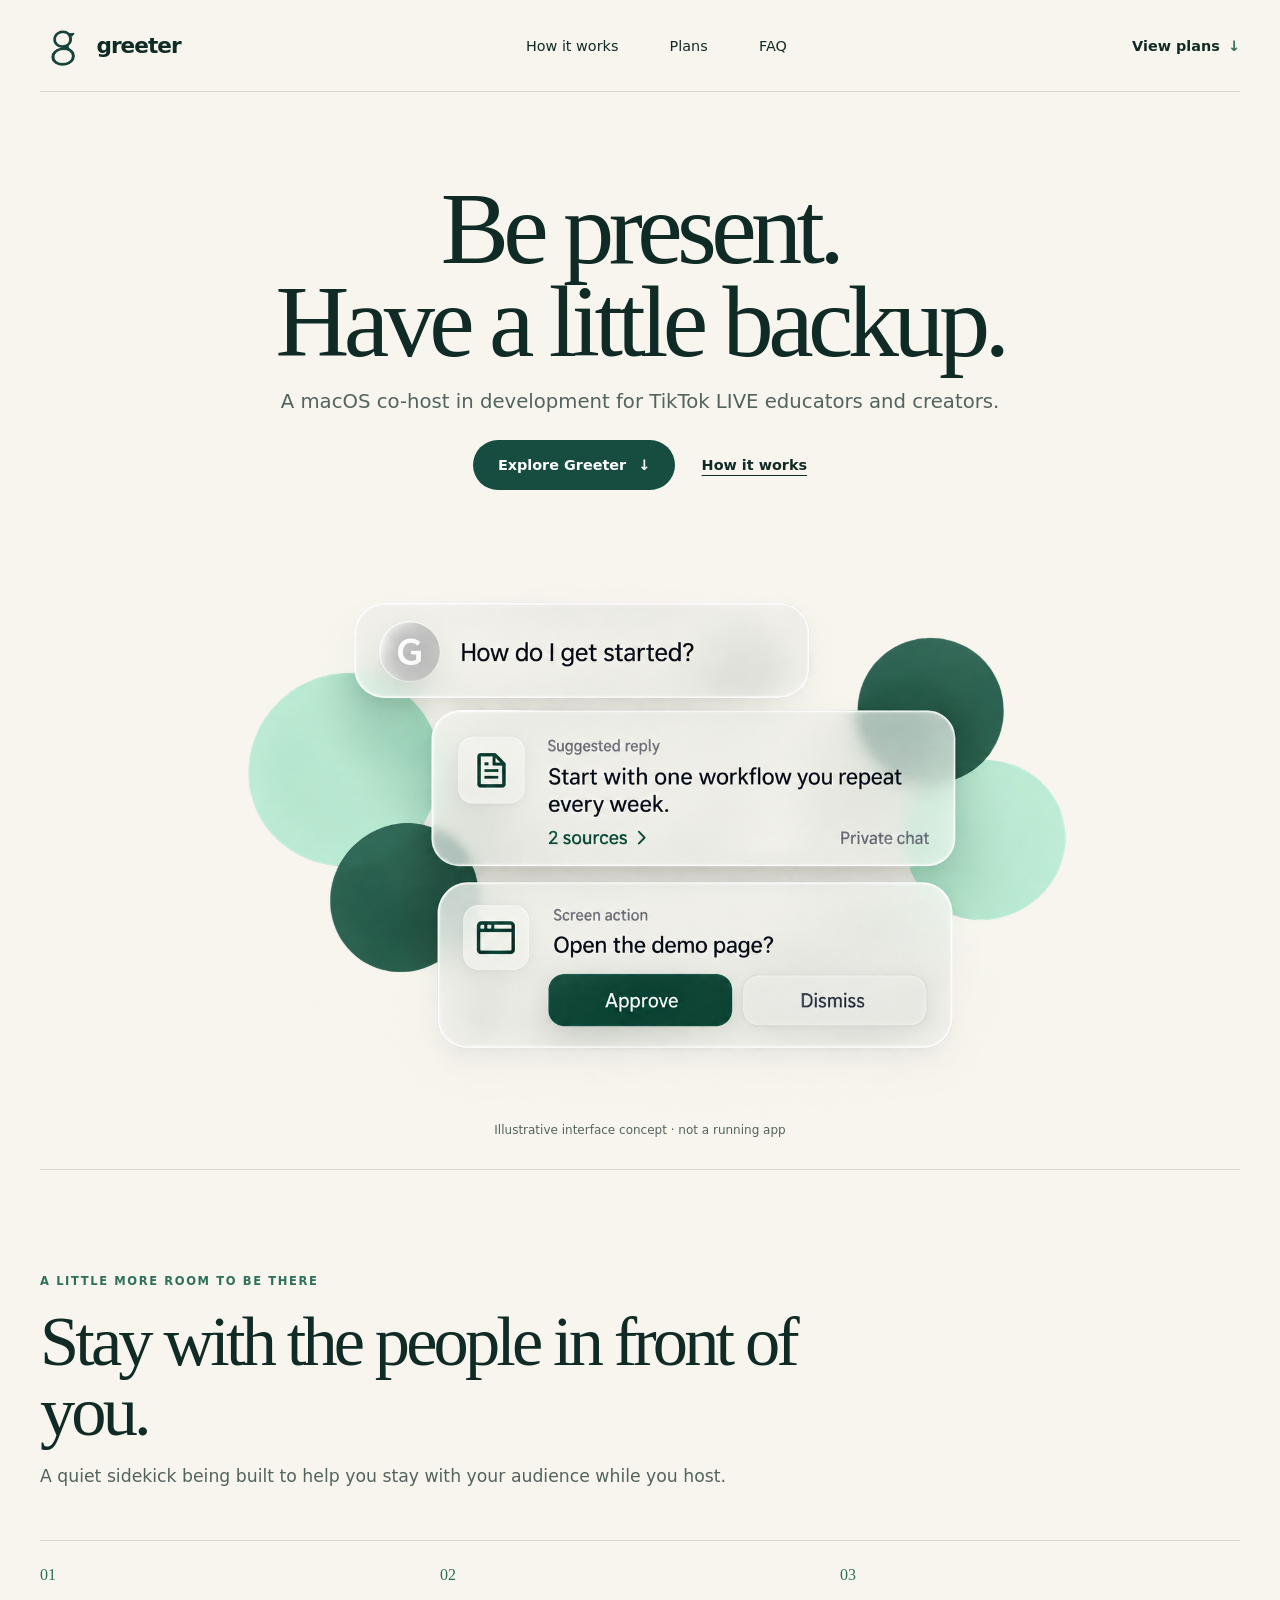
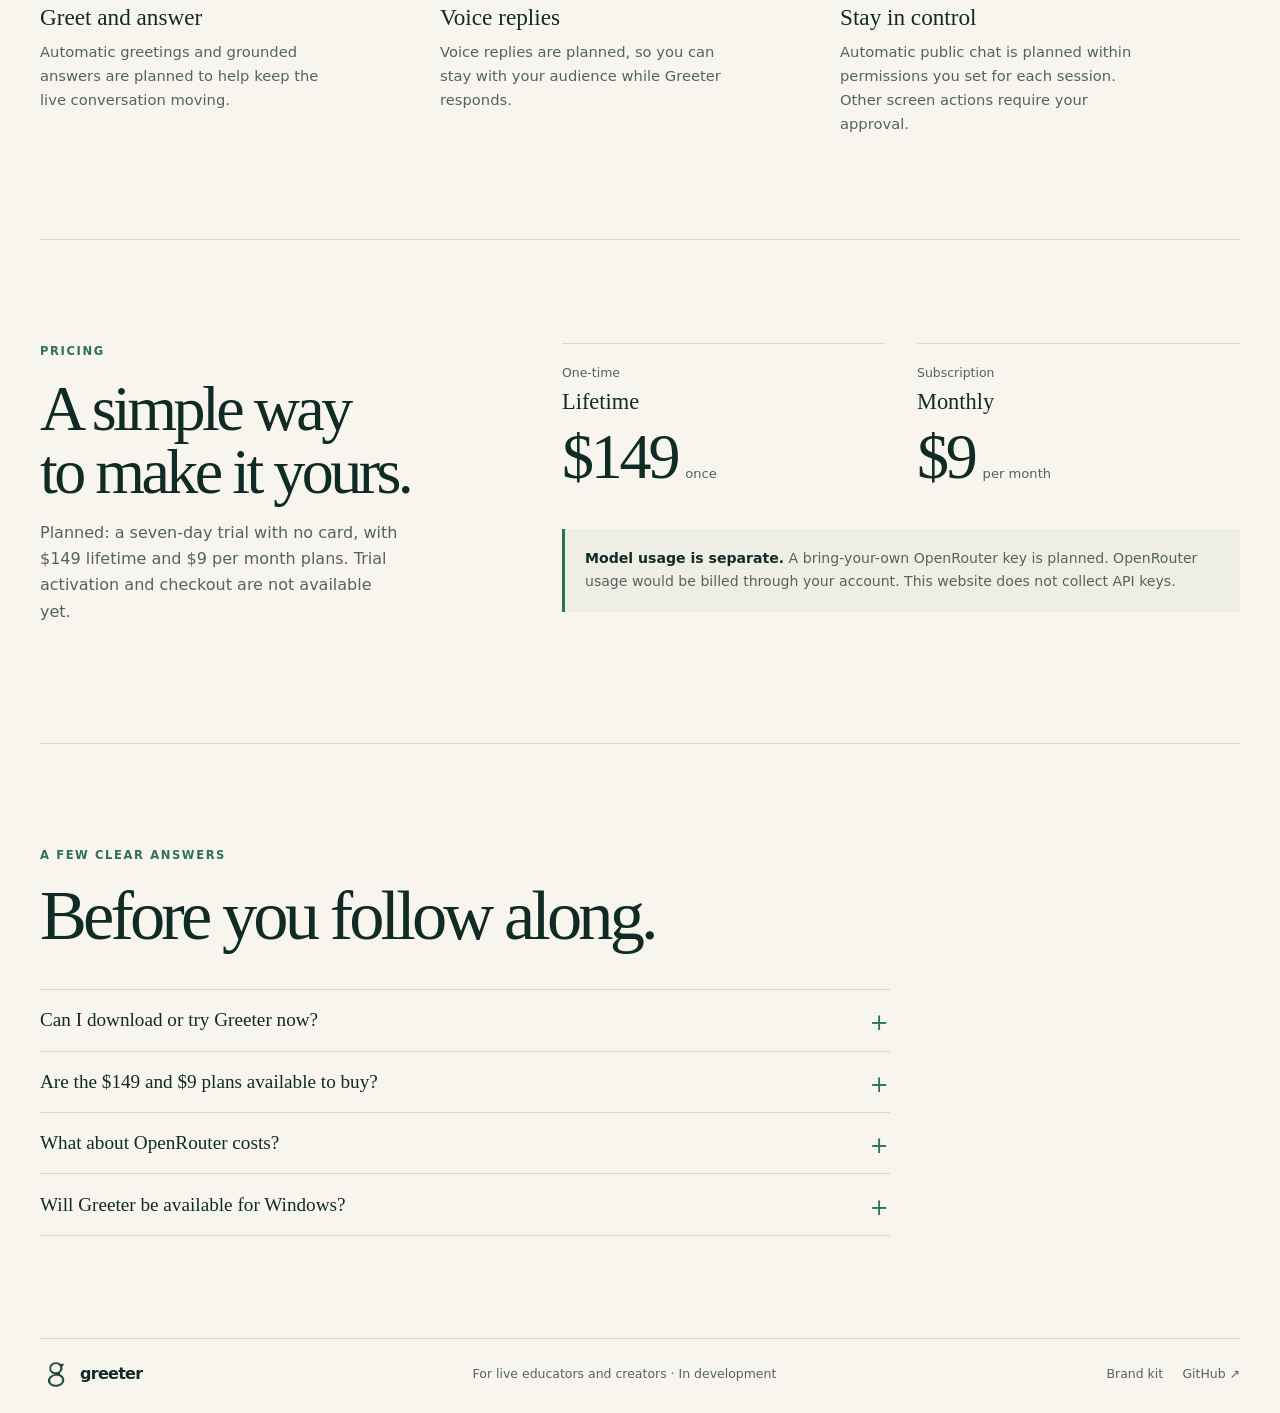
<file: index.html>
<!doctype html>
<html lang="en">
<head>
  <meta charset="utf-8">
  <meta name="viewport" content="width=device-width, initial-scale=1">
  <meta name="color-scheme" content="light">
  <meta name="theme-color" content="#f7f5ee">
  <meta name="description" content="Greeter is a macOS co-host in development for TikTok LIVE educators and creators. Be present. Have a little backup.">
  <title>Greeter — Be present. Have a little backup.</title>
  <link rel="icon" type="image/png" href="assets/bubble-g.png">
  <link rel="stylesheet" href="styles.css">
  <script src="script.js" defer></script>
</head>
<body>
  <a class="skip-link" href="#main">Skip to content</a>
  <header class="site-header wrap">
    <a class="wordmark" href="index.html" aria-label="Greeter home">
      <img src="assets/bubble-g.png" width="48" height="48" alt="">
      <span>greeter</span>
    </a>
    <nav aria-label="Main navigation">
      <a href="#how">How it works</a>
      <a href="#plans">Plans</a>
      <a href="#faq">FAQ</a>
    </nav>
    <a class="header-link" href="#plans">View plans <span aria-hidden="true">↓</span></a>
  </header>
  <main id="main">
    <section class="hero wrap" aria-labelledby="hero-title">
      <h1 id="hero-title">Be present.<br>Have a little backup.</h1>
      <p class="hero-intro">A macOS co-host in development for TikTok LIVE educators and creators.</p>
      <div class="hero-actions">
        <a class="button button-primary" href="#concept">Explore Greeter <span aria-hidden="true">↓</span></a>
        <a class="text-link" href="#how">How it works</a>
      </div>
      <figure class="concept-frame" id="concept">
        <img src="assets/conversation-concept.png" width="1586" height="992" alt="Illustrative Greeter conversation: a viewer asks a question, Greeter suggests a sourced reply, and a separate screen action waits for approval." fetchpriority="high">
        <figcaption>Illustrative interface concept · not a running app</figcaption>
      </figure>
    </section>
    <section class="how wrap" id="how" aria-labelledby="how-title">
      <p class="eyebrow">A little more room to be there</p>
      <h2 id="how-title">Stay with the people in front of you.</h2>
      <p class="section-intro">A quiet sidekick being built to help you stay with your audience while you host.</p>
      <div class="principles" aria-label="Planned Greeter capabilities">
        <article><span class="principle-index">01</span><h3>Greet and answer</h3><p>Automatic greetings and grounded answers are planned to help keep the live conversation moving.</p></article>
        <article><span class="principle-index">02</span><h3>Voice replies</h3><p>Voice replies are planned, so you can stay with your audience while Greeter responds.</p></article>
        <article><span class="principle-index">03</span><h3>Stay in control</h3><p>Automatic public chat is planned within permissions you set for each session. Other screen actions require your approval.</p></article>
      </div>
    </section>
    <section class="plans wrap" id="plans" aria-labelledby="plans-title">
      <div class="plans-heading">
        <p class="eyebrow">Pricing</p>
        <h2 id="plans-title">A simple way<br>to make it yours.</h2>
        <p>Planned: a seven-day trial with no card, with $149 lifetime and $9 per month plans. Trial activation and checkout are not available yet.</p>
      </div>
      <div class="plan-options">
        <article class="plan-option">
          <p class="plan-kind">One-time</p>
          <h3>Lifetime</h3>
          <p class="price"><span>$149</span><span class="price-unit">once</span></p>
        </article>
        <article class="plan-option">
          <p class="plan-kind">Subscription</p>
          <h3>Monthly</h3>
          <p class="price"><span>$9</span><span class="price-unit">per month</span></p>
        </article>
        <p class="usage-note"><strong>Model usage is separate.</strong> A bring-your-own OpenRouter key is planned. OpenRouter usage would be billed through your account. This website does not collect API keys.</p>
      </div>
    </section>
    <section class="faq wrap" id="faq" aria-labelledby="faq-title">
      <p class="eyebrow">A few clear answers</p>
      <h2 id="faq-title">Before you follow along.</h2>
      <div class="faq-list">
        <details><summary>Can I download or try Greeter now?</summary><p>Not yet. Greeter is in development. A seven-day trial with no card is planned, but trial activation and downloads are not available yet.</p></details>
        <details><summary>Are the $149 and $9 plans available to buy?</summary><p>No. They are planned prices only. Checkout and final license terms are not ready.</p></details>
        <details><summary>What about OpenRouter costs?</summary><p>A bring-your-own-key setup is planned. Model usage would be billed separately through your OpenRouter account. This website does not collect API keys.</p></details>
        <details><summary>Will Greeter be available for Windows?</summary><p>Windows is planned after the macOS release. A release date is not set yet.</p></details>
      </div>
    </section>
  </main>
  <footer class="site-footer wrap">
    <a class="footer-mark" href="index.html"><img src="assets/bubble-g.png" width="34" height="34" alt=""><span>greeter</span></a>
    <p>For live educators and creators · In development</p>
    <div><a href="brand.html">Brand kit</a><a href="https://github.com/sirerun/greeter">GitHub <span aria-hidden="true">↗</span></a></div>
  </footer>
</body>
</html>
</file>
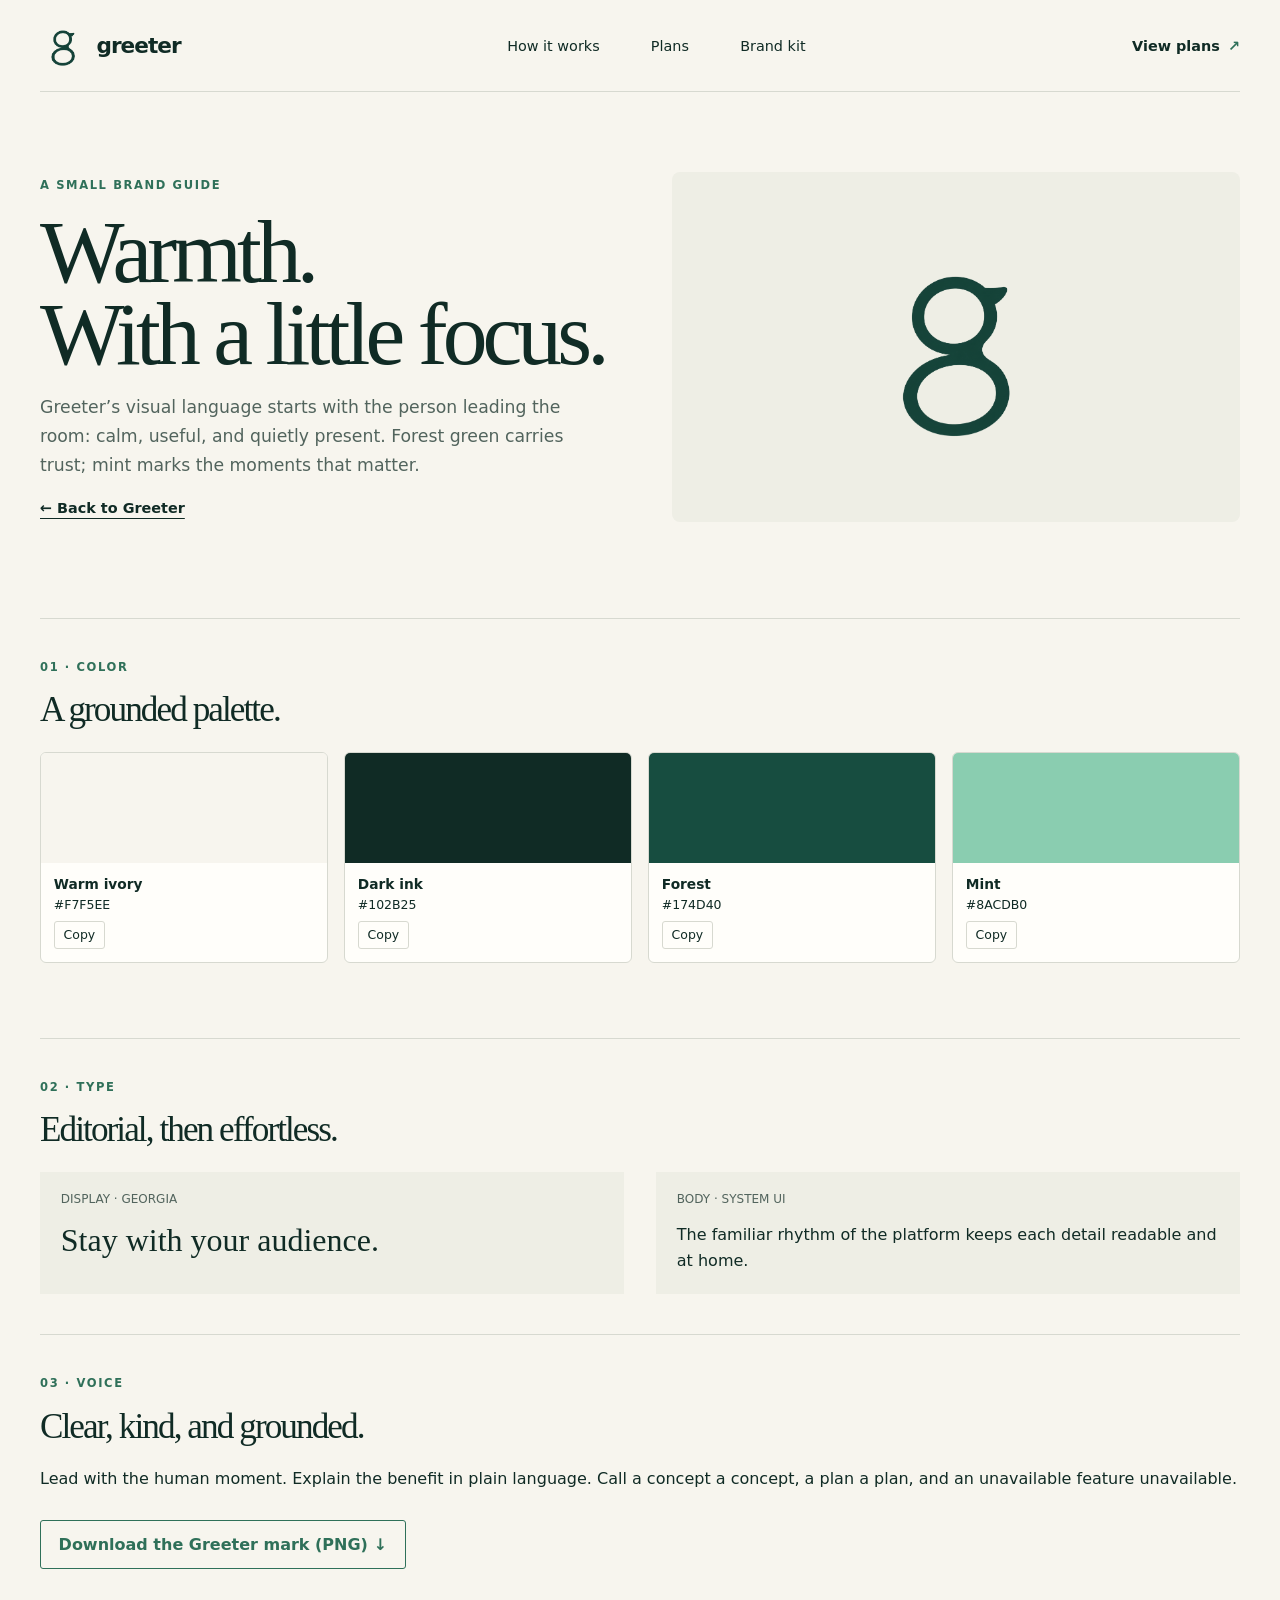
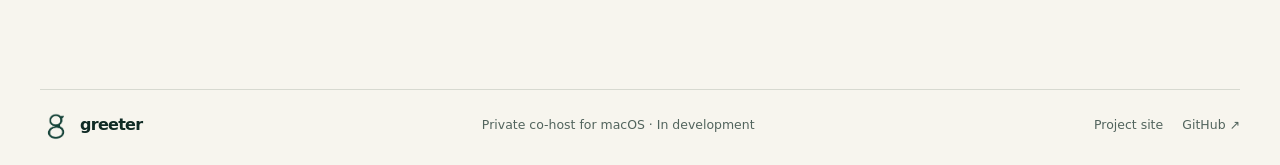
<file: brand.html>
<!doctype html>
<html lang="en">
<head>
  <meta charset="utf-8">
  <meta name="viewport" content="width=device-width, initial-scale=1">
  <meta name="color-scheme" content="light">
  <meta name="description" content="The Greeter brand kit: mark, colors, type, and voice.">
  <title>Greeter brand kit</title>
  <link rel="icon" type="image/png" href="assets/bubble-g.png">
  <link rel="stylesheet" href="styles.css">
  <script src="script.js" defer></script>
</head>
<body class="brand-page">
  <a class="skip-link" href="#main">Skip to content</a>
  <header class="site-header wrap">
    <a class="wordmark" href="index.html" aria-label="Greeter home"><img src="assets/bubble-g.png" width="44" height="44" alt=""><span>greeter</span></a>
    <nav aria-label="Main navigation"><a href="index.html#how">How it works</a><a href="index.html#plans">Plans</a><a href="brand.html" aria-current="page">Brand kit</a></nav>
    <a class="header-link" href="index.html#plans">View plans <span aria-hidden="true">↗</span></a>
  </header>
  <main id="main" class="wrap">
    <section class="brand-hero" aria-labelledby="brand-title">
      <div>
        <p class="eyebrow">A small brand guide</p>
        <h1 id="brand-title">Warmth.<br>With a little focus.</h1>
        <p>Greeter’s visual language starts with the person leading the room: calm, useful, and quietly present. Forest green carries trust; mint marks the moments that matter.</p>
        <a class="text-link" href="index.html">← Back to Greeter</a>
      </div>
      <div class="brand-preview"><img src="assets/bubble-g.png" width="1024" height="1024" alt="Greeter’s forest-green lowercase g speech mark with a mint accent." fetchpriority="high"></div>
    </section>

    <div class="brand-sections">
      <section class="brand-section" aria-labelledby="colors-title">
        <p class="eyebrow">01 · Color</p>
        <h2 id="colors-title">A grounded palette.</h2>
        <div class="swatches">
          <article class="swatch"><div class="swatch-color" style="--swatch:#f7f5ee"></div><div class="swatch-copy"><strong>Warm ivory</strong><span>#F7F5EE</span><button type="button" data-copy="#F7F5EE" aria-label="Copy Warm ivory hex value" hidden>Copy</button></div></article>
          <article class="swatch"><div class="swatch-color" style="--swatch:#102b25"></div><div class="swatch-copy"><strong>Dark ink</strong><span>#102B25</span><button type="button" data-copy="#102B25" aria-label="Copy Dark ink hex value" hidden>Copy</button></div></article>
          <article class="swatch"><div class="swatch-color" style="--swatch:#174d40"></div><div class="swatch-copy"><strong>Forest</strong><span>#174D40</span><button type="button" data-copy="#174D40" aria-label="Copy Forest hex value" hidden>Copy</button></div></article>
          <article class="swatch"><div class="swatch-color" style="--swatch:#8acdb0"></div><div class="swatch-copy"><strong>Mint</strong><span>#8ACDB0</span><button type="button" data-copy="#8ACDB0" aria-label="Copy Mint hex value" hidden>Copy</button></div></article>
        </div>
        <p class="copy-status" role="status" aria-live="polite"></p>
      </section>

      <section class="brand-section" aria-labelledby="type-title">
        <p class="eyebrow">02 · Type</p>
        <h2 id="type-title">Editorial, then effortless.</h2>
        <div class="type-sample">
          <div><span>DISPLAY · GEORGIA</span><p class="type-display">Stay with your audience.</p></div>
          <div><span>BODY · SYSTEM UI</span><p class="type-body">The familiar rhythm of the platform keeps each detail readable and at home.</p></div>
        </div>
      </section>

      <section class="brand-section" aria-labelledby="voice-title">
        <p class="eyebrow">03 · Voice</p>
        <h2 id="voice-title">Clear, kind, and grounded.</h2>
        <p>Lead with the human moment. Explain the benefit in plain language. Call a concept a concept, a plan a plan, and an unavailable feature unavailable.</p>
        <a class="brand-download" href="assets/bubble-g.png" download="bubble-g.png">Download the Greeter mark (PNG) ↓</a>
      </section>
    </div>
  </main>
  <footer class="site-footer wrap">
    <a class="footer-mark" href="index.html"><img src="assets/bubble-g.png" width="32" height="32" alt=""><span>greeter</span></a>
    <p>Private co-host for macOS · In development</p>
    <div><a href="index.html">Project site</a><a href="https://github.com/sirerun/greeter">GitHub ↗</a></div>
  </footer>
</body>
</html>
</file>
<file: styles.css>
:root {
  color-scheme: light;
  --paper: #f7f5ee;
  --paper-raised: #fffefa;
  --ink: #102b25;
  --muted: #52645d;
  --forest: #174d40;
  --forest-deep: #10392f;
  --accent: #2f7059;
  --mint: #8acdb0;
  --line: #d7d9d0;
  --soft: #eeeee5;
  --display: Georgia, "Times New Roman", serif;
  --body: system-ui, -apple-system, BlinkMacSystemFont, "Segoe UI", sans-serif;
  font-family: var(--body);
  background: var(--paper);
  color: var(--ink);
}
* { box-sizing: border-box; }
html { scroll-behavior: smooth; scroll-padding-top: 1.5rem; }
body { margin: 0; min-width: 320px; background: var(--paper); color: var(--ink); }
a { color: inherit; text-underline-offset: .22em; }
a:focus-visible, button:focus-visible, summary:focus-visible { outline: 3px solid var(--accent); outline-offset: 4px; border-radius: 4px; }
img { display: block; max-width: 100%; height: auto; }
.wrap { width: min(1200px, calc(100% - 64px)); margin-inline: auto; }
.skip-link { position: absolute; top: -5rem; left: 1rem; z-index: 9; padding: .8rem 1rem; background: var(--ink); color: var(--paper); }
.skip-link:focus { top: 1rem; }
.site-header { min-height: 92px; display: flex; align-items: center; justify-content: space-between; gap: 1.5rem; border-bottom: 1px solid var(--line); }
.wordmark, .footer-mark { display: inline-flex; align-items: center; gap: .65rem; text-decoration: none; font: 650 1.35rem var(--body); letter-spacing: -.045em; }
.wordmark img { width: 46px; height: 46px; object-fit: contain; }
.site-header nav { display: flex; align-items: center; gap: clamp(1.25rem, 4vw, 3.2rem); }
.site-header nav a, .header-link { font-size: .9rem; text-decoration: none; }
.site-header nav a { color: var(--ink); }
.site-header nav a:hover, .header-link:hover { color: var(--accent); }
.header-link { font-weight: 650; white-space: nowrap; }
.header-link span { color: var(--accent); margin-left: .2rem; }
.hero { display: flex; flex-direction: column; align-items: center; padding: clamp(3.6rem, 7vw, 6.5rem) 0 2rem; text-align: center; }
.eyebrow { margin: 0 0 1.1rem; color: var(--accent); font-size: .72rem; font-weight: 720; letter-spacing: .14em; line-height: 1.45; text-transform: uppercase; }
h1, h2, h3, p { margin-top: 0; }
h1, h2 { font-family: var(--display); font-weight: 400; letter-spacing: -.055em; }
h1 { max-width: 1100px; margin-bottom: 1.15rem; font-size: clamp(3.7rem, 8vw, 7.3rem); line-height: .91; }
.hero-intro { max-width: 760px; margin-bottom: 1.3rem; color: var(--muted); font-size: clamp(1rem, 1.7vw, 1.23rem); line-height: 1.65; }
.hero-actions { display: flex; flex-wrap: wrap; align-items: center; justify-content: center; gap: 1.65rem; margin-bottom: 1.6rem; }
.button { min-height: 50px; display: inline-flex; align-items: center; justify-content: center; gap: .75rem; padding: .8rem 1.5rem; border: 1px solid transparent; border-radius: 999px; font-size: .9rem; font-weight: 650; text-decoration: none; transition: background-color .18s ease, transform .18s ease; }
.button:hover { transform: translateY(-2px); }
.button-primary { min-width: 196px; background: var(--forest); color: #fff; }
.button-primary:hover { background: var(--forest-deep); }
.text-link { color: var(--ink); font-size: .9rem; font-weight: 550; text-decoration-thickness: 1px; text-underline-offset: .3rem; }
.concept-frame { width: min(100%, 980px); margin: .2rem auto 0; }
.concept-frame img { width: 100%; height: auto; object-fit: contain; }
.concept-frame figcaption { margin-top: -.5rem; color: var(--muted); font-size: .75rem; }
.how { padding-block: clamp(4.5rem, 8vw, 7.4rem); border-top: 1px solid var(--line); }
.how h2, .plans h2, .faq h2, .brand-section h2 { max-width: 800px; margin-bottom: 1rem; font-size: clamp(2.7rem, 5.5vw, 4.8rem); line-height: .99; }
.section-intro { max-width: 710px; margin-bottom: 3rem; color: var(--muted); font-size: 1.08rem; line-height: 1.7; }
.principles { display: grid; grid-template-columns: repeat(3, 1fr); border-top: 1px solid var(--line); }
.principles article { padding: 1.5rem 1.5rem 0 0; }
.principle-index { display: inline-block; margin-bottom: 1.25rem; color: var(--accent); font-family: var(--display); font-size: 1rem; }
.principles h3, .plan-option h3 { margin-bottom: .55rem; font: 400 1.45rem var(--display); }
.principles p { max-width: 300px; margin-bottom: 0; color: var(--muted); font-size: .92rem; line-height: 1.65; }
.plans { display: grid; grid-template-columns: minmax(260px, .75fr) minmax(0, 1.25fr); gap: clamp(3rem, 9vw, 9rem); padding-block: clamp(4.5rem, 8vw, 7.4rem); border-top: 1px solid var(--line); }
.plans-heading > p:last-child { max-width: 360px; color: var(--muted); line-height: 1.65; }
.plans h2 { font-size: clamp(2.7rem, 5vw, 4.4rem); }
.plan-options { display: grid; grid-template-columns: 1fr 1fr; column-gap: 2rem; align-content: start; }
.plan-option { padding: 1.35rem 0 1.5rem; border-top: 1px solid var(--line); }
.plan-kind { margin-bottom: .55rem; color: var(--muted); font-size: .78rem; }
.plan-option h3 { margin-bottom: .3rem; font-size: 1.4rem; }
.price { display: flex; align-items: baseline; gap: .5rem; margin: 0; }
.price > span:first-child { font: 400 clamp(2.7rem, 5vw, 4rem) var(--display); letter-spacing: -.05em; }
.price-unit { color: var(--muted); font-size: .82rem; }
.usage-note { grid-column: 1 / -1; margin: .7rem 0 0; padding: 1.15rem 1.25rem; border-left: 3px solid var(--accent); background: var(--soft); color: var(--muted); font-size: .88rem; line-height: 1.65; }
.usage-note strong { color: var(--ink); }
.faq { padding-block: clamp(4.5rem, 8vw, 7.4rem); border-top: 1px solid var(--line); }
.faq h2 { margin-bottom: 2.4rem; }
.faq-list { max-width: 850px; border-top: 1px solid var(--line); }
.faq details { border-bottom: 1px solid var(--line); }
.faq summary { position: relative; padding: 1.2rem 2rem 1.2rem 0; cursor: pointer; font: 400 1.2rem var(--display); list-style: none; }
.faq summary::-webkit-details-marker { display: none; }
.faq summary::after { content: "+"; position: absolute; right: .1rem; color: var(--accent); font: 1.4rem var(--body); }
.faq details[open] summary::after { content: "−"; }
.faq details p { max-width: 710px; margin: 0; padding: 0 0 1.35rem; color: var(--muted); line-height: 1.65; }
.site-footer { display: flex; align-items: center; justify-content: space-between; gap: 1.5rem; padding-block: 1.15rem 1.5rem; border-top: 1px solid var(--line); }
.footer-mark { gap: .5rem; font-size: 1rem; }
.footer-mark img { width: 32px; height: 32px; object-fit: contain; }
.site-footer p, .site-footer > div { margin: 0; color: var(--muted); font-size: .78rem; }
.site-footer > div { display: flex; gap: 1.2rem; }
.site-footer a { text-decoration: none; }
.site-footer a:hover { text-decoration: underline; }
.brand-page { min-height: 100vh; }
.brand-hero { display: grid; grid-template-columns: 1fr 1fr; align-items: center; gap: 4rem; padding-block: 5rem 4rem; }
.brand-hero h1 { font-size: clamp(3.5rem, 7vw, 6rem); }
.brand-hero p:not(.eyebrow) { max-width: 540px; color: var(--muted); font-size: 1.08rem; line-height: 1.7; }
.brand-preview { display: grid; min-height: 350px; place-items: center; border-radius: 8px; background: var(--soft); }
.brand-preview img { width: min(58%, 210px); }
.brand-sections { padding-block: 2rem 5rem; }
.brand-section { padding: 2.5rem 0; border-top: 1px solid var(--line); }
.brand-section h2 { margin-bottom: 1.5rem; font-size: 2.2rem; }
.swatches { display: grid; grid-template-columns: repeat(4, 1fr); gap: 1rem; }
.swatch { overflow: hidden; border: 1px solid var(--line); border-radius: 6px; background: var(--paper-raised); }
.swatch-color { min-height: 110px; background: var(--swatch); }
.swatch-copy { display: flex; flex-direction: column; gap: .3rem; padding: .8rem; font-size: .78rem; }
.swatch-copy strong { font-size: .86rem; }
.swatch-copy button { align-self: flex-start; margin-top: .25rem; padding: .35rem .55rem; border: 1px solid var(--line); border-radius: 3px; background: transparent; color: var(--ink); font: inherit; cursor: pointer; }
.swatch-copy button:hover { background: var(--soft); }
.type-sample { display: grid; grid-template-columns: 1fr 1fr; gap: 2rem; }
.type-sample > div { padding: 1.3rem; background: var(--soft); }
.type-sample span { display: block; margin-bottom: 1rem; color: var(--muted); font-size: .75rem; }
.type-display { margin: 0; font: 2rem var(--display); }
.type-body { margin: 0; line-height: 1.6; }
.brand-download { display: inline-flex; margin-top: 1rem; padding: .9rem 1.1rem; border: 1px solid var(--accent); border-radius: 3px; color: var(--accent); font-weight: 650; text-decoration: none; }
.brand-download:hover { background: var(--forest); color: #fff; }
.copy-status { min-height: 1.4em; margin: 1rem 0 0; color: var(--muted); font-size: .85rem; }
@media (max-width: 760px) {
  .wrap { width: min(100% - 40px, 620px); }
  .site-header { min-height: 78px; flex-wrap: wrap; gap: .5rem 1rem; padding-block: .8rem; }
  .wordmark img { width: 38px; height: 38px; }
  .site-header nav { order: 3; width: 100%; justify-content: space-between; gap: .8rem; padding: .35rem 0 .15rem; }
  .site-header nav a, .header-link { font-size: .82rem; }
  .hero { padding-block: 3.8rem 1.5rem; }
  h1 { font-size: clamp(3.35rem, 13vw, 5.7rem); }
  .hero-intro { max-width: 560px; }
  .concept-frame { margin-top: .35rem; }
  .concept-frame figcaption { margin-top: .1rem; }
  .how, .plans, .faq { padding-block: 4.5rem; }
  .principles { grid-template-columns: 1fr; }
  .principles article { display: grid; grid-template-columns: 32px 1fr; column-gap: .6rem; padding: 1.2rem 0; border-bottom: 1px solid var(--line); }
  .principle-index { grid-row: span 2; margin: .15rem 0 0; }
  .principles h3 { margin-bottom: .3rem; }
  .principles p { max-width: none; }
  .plans { grid-template-columns: 1fr; gap: 2rem; }
  .plan-options { column-gap: 1.2rem; }
  .brand-hero { grid-template-columns: 1fr; gap: 2rem; padding-block: 3.5rem; }
  .brand-preview { min-height: 250px; }
  .swatches { grid-template-columns: repeat(2, 1fr); }
  .type-sample { grid-template-columns: 1fr; gap: 1rem; }
}
@media (max-width: 420px) {
  .wrap { width: calc(100% - 32px); }
  .site-header nav a, .header-link { font-size: .76rem; }
  .header-link { max-width: 106px; text-align: right; }
  .hero-actions { gap: 1rem; }
  .plan-options { grid-template-columns: 1fr; }
  .usage-note, .plan-footnote { grid-column: auto; }
  .site-footer { flex-wrap: wrap; }
  .site-footer p { order: 3; flex-basis: 100%; }
}
@media (prefers-reduced-motion: reduce) {
  *, *::before, *::after { scroll-behavior: auto !important; transition-duration: .01ms !important; animation-duration: .01ms !important; animation-iteration-count: 1 !important; }
}
</file>
